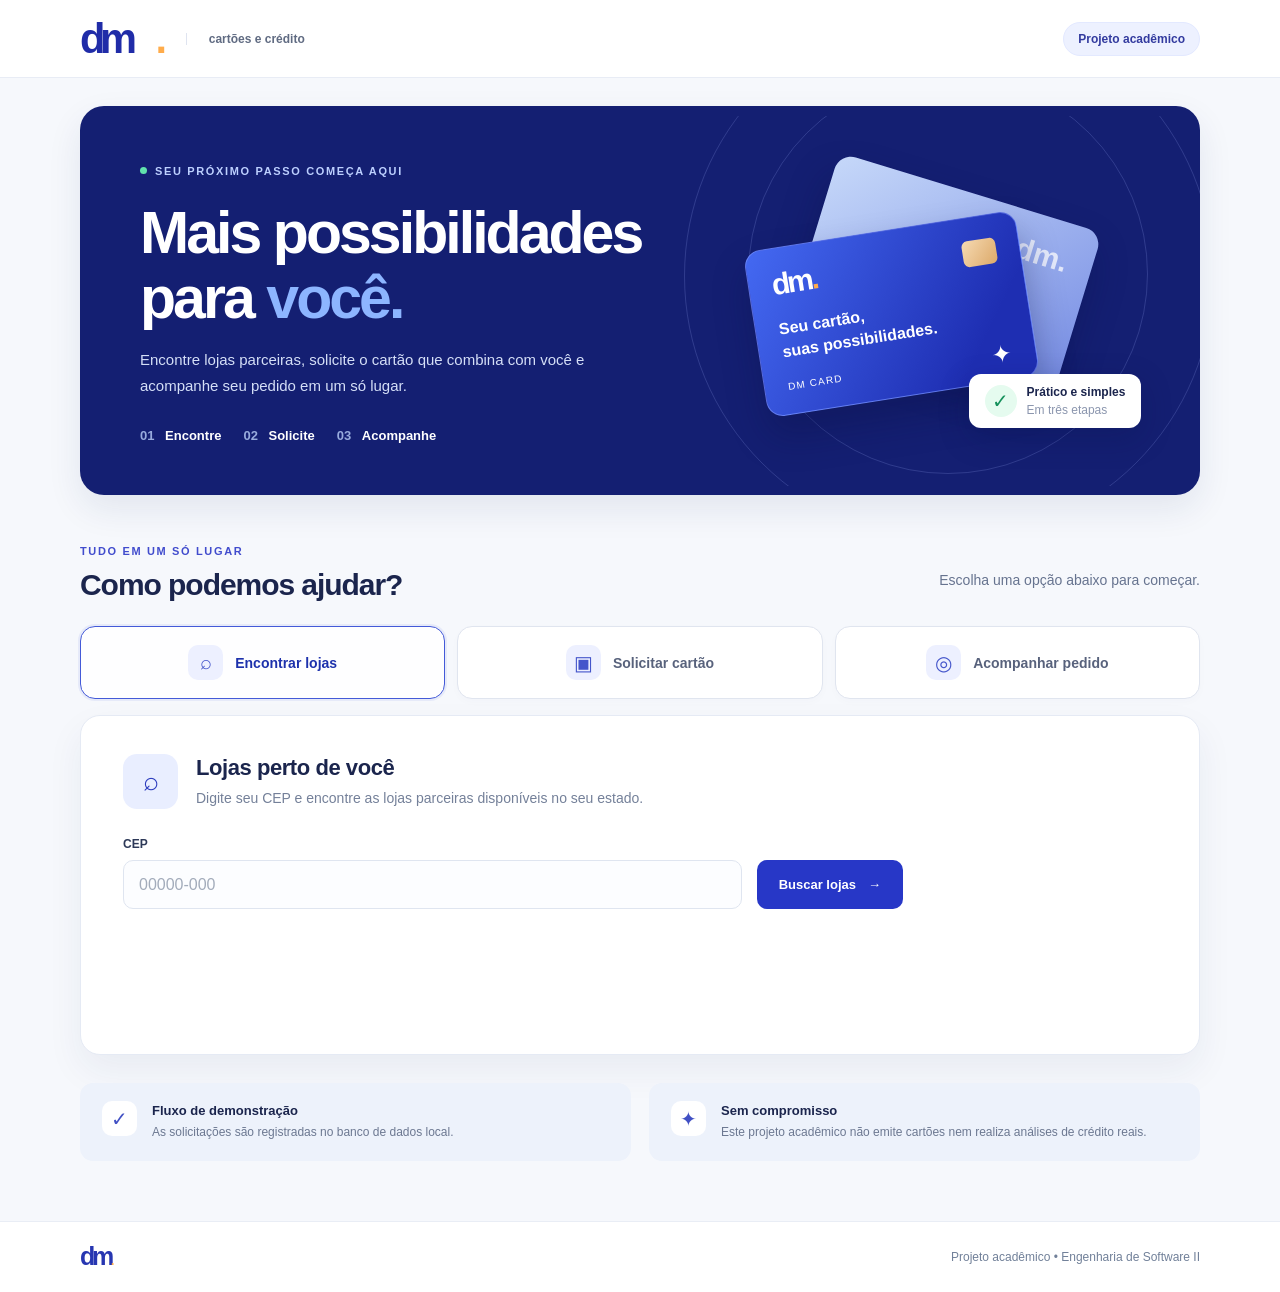
<file: atividade03/index.html>
<!doctype html>
<html lang="pt-BR">
<head>
  <meta charset="UTF-8">
  <meta name="viewport" content="width=device-width, initial-scale=1">
  <meta name="theme-color" content="#192184">
  <title>DM Card | Solicitação de cartões</title>
  <link rel="stylesheet" href="style.css">
</head>
<body>
  <header class="barra">
    <div class="container barra__conteudo">
      <a href="#inicio" class="marca" aria-label="DM Card, início">dm<span>.</span><small>cartões e crédito</small></a>
      <span class="etiqueta-topo">Projeto acadêmico</span>
    </div>
  </header>

  <main id="inicio" class="container">
    <section class="hero">
      <div class="hero__texto">
        <span class="sobretitulo"><span class="ponto"></span> SEU PRÓXIMO PASSO COMEÇA AQUI</span>
        <h1>Mais possibilidades para <em>você.</em></h1>
        <p>Encontre lojas parceiras, solicite o cartão que combina com você e acompanhe seu pedido em um só lugar.</p>
        <div class="hero__dados"><span>01 <strong>Encontre</strong></span><span>02 <strong>Solicite</strong></span><span>03 <strong>Acompanhe</strong></span></div>
      </div>
      <div class="hero__visual" aria-hidden="true">
        <div class="orbita orbita--um"></div><div class="orbita orbita--dois"></div>
        <div class="cartao cartao--atras"><span>dm.</span></div>
        <div class="cartao cartao--frente"><div class="cartao__topo"><span>dm<span>.</span></span><div class="chip"></div></div><div class="cartao__meio">Seu cartão,<br>suas possibilidades.</div><div class="cartao__baixo"><span>DM CARD</span><span class="simbolo">✦</span></div></div>
        <div class="hero__flutuante"><span>✓</span><div><strong>Prático e simples</strong><small>Em três etapas</small></div></div>
      </div>
    </section>

    <section class="aplicacao" aria-labelledby="titulo-funcoes">
      <div class="aplicacao__cabecalho"><div><span class="sobretitulo azul">TUDO EM UM SÓ LUGAR</span><h2 id="titulo-funcoes">Como podemos ajudar?</h2></div><p>Escolha uma opção abaixo para começar.</p></div>
      <div class="abas" role="tablist" aria-label="Funcionalidades">
        <button type="button" class="aba ativa" data-aba="lojas" role="tab" aria-selected="true" aria-controls="painel-lojas"><span class="aba__icone">⌕</span><span>Encontrar lojas</span></button>
        <button type="button" class="aba" data-aba="solicitar" role="tab" aria-selected="false" aria-controls="painel-solicitar" tabindex="-1"><span class="aba__icone">▣</span><span>Solicitar cartão</span></button>
        <button type="button" class="aba" data-aba="acompanhar" role="tab" aria-selected="false" aria-controls="painel-acompanhar" tabindex="-1"><span class="aba__icone">◎</span><span>Acompanhar pedido</span></button>
      </div>
      <div class="painel" id="painel-lojas" role="tabpanel">
        <div class="painel__intro"><div class="bloco-icone">⌕</div><div><h3>Lojas perto de você</h3><p>Digite seu CEP e encontre as lojas parceiras disponíveis no seu estado.</p></div></div>
        <form id="form-lojas" class="consulta-linha"><div class="campo"><label for="cep-busca">CEP</label><input id="cep-busca" name="cep" inputmode="numeric" autocomplete="postal-code" maxlength="9" placeholder="00000-000" required></div><button class="botao" type="submit">Buscar lojas <span aria-hidden="true">→</span></button></form>
        <div id="retorno-lojas" class="retorno" role="status" aria-live="polite"></div>
        <div id="lista-lojas" class="lista-lojas"></div>
      </div>
      <div class="painel" id="painel-solicitar" role="tabpanel" hidden>
        <div class="painel__intro"><div class="bloco-icone">▣</div><div><h3>Solicite seu cartão</h3><p>Preencha os dados e acompanhe o andamento da sua solicitação.</p></div></div>
        <form id="form-pedido">
          <div class="grade-formulario">
            <div class="campo campo--completo"><label for="nome">Nome completo</label><input id="nome" name="nome" required minlength="3" maxlength="100" autocomplete="name" placeholder="Seu nome completo"></div>
            <div class="campo"><label for="cpf">CPF</label><input id="cpf" name="cpf" inputmode="numeric" maxlength="14" required placeholder="000.000.000-00"></div>
            <div class="campo"><label for="telefone">Telefone com DDD</label><input id="telefone" name="telefone" inputmode="tel" maxlength="15" required placeholder="(12) 99999-9999"></div>
            <div class="campo campo--completo"><label for="email">E-mail</label><input id="email" name="email" type="email" required autocomplete="email" placeholder="voce@exemplo.com"></div>
            <div class="campo"><label for="cep-pedido">CEP</label><input id="cep-pedido" name="cep" inputmode="numeric" maxlength="9" required placeholder="00000-000"></div>
            <div class="campo"><label for="cartao">Tipo de cartão</label><select id="cartao" name="cartao" required><option value="">Escolha seu cartão</option><option value="DM">Cartão DM</option><option value="LOJA_FISICA">Cartão Loja Física</option><option value="LOJA_DIGITAL">Cartão Loja Digital</option></select></div>
            <div id="campo-loja" class="campo campo--completo" hidden><label for="loja">Loja parceira</label><div class="loja-seletor"><select id="loja" name="loja_id"><option value="">Consulte as lojas pelo CEP</option></select><button id="buscar-lojas-pedido" class="botao botao--claro" type="button">Buscar</button></div><small id="ajuda-loja">Escolha uma loja do mesmo estado do CEP.</small></div>
          </div>
          <button id="enviar-pedido" type="submit" class="botao botao--grande">Enviar solicitação <span aria-hidden="true">→</span></button>
        </form>
        <div id="retorno-pedido" class="retorno" role="status" aria-live="polite"></div>
        <div id="comprovante" class="comprovante" hidden></div>
      </div>
      <div class="painel" id="painel-acompanhar" role="tabpanel" hidden>
        <div class="painel__intro"><div class="bloco-icone">◎</div><div><h3>Acompanhe sua solicitação</h3><p>Consulte os pedidos registrados usando o CPF informado no cadastro.</p></div></div>
        <form id="form-acompanhar" class="consulta-linha"><div class="campo"><label for="cpf-busca">CPF</label><input id="cpf-busca" name="cpf" inputmode="numeric" maxlength="14" placeholder="000.000.000-00" required></div><button type="submit" class="botao">Consultar pedidos <span aria-hidden="true">→</span></button></form>
        <div id="retorno-consulta" class="retorno" role="status" aria-live="polite"></div>
        <div id="lista-pedidos" class="lista-pedidos"></div>
      </div>
    </section>

    <section class="notas"><div><span class="notas__icone">✓</span><div><strong>Fluxo de demonstração</strong><p>As solicitações são registradas no banco de dados local.</p></div></div><div><span class="notas__icone">✦</span><div><strong>Sem compromisso</strong><p>Este projeto acadêmico não emite cartões nem realiza análises de crédito reais.</p></div></div></section>
  </main>
  <footer class="rodape"><div class="container"><strong>dm<span>.</span></strong><span>Projeto acadêmico • Engenharia de Software II</span></div></footer>
  <script src="app.js" defer></script>
</body>
</html>
</file>
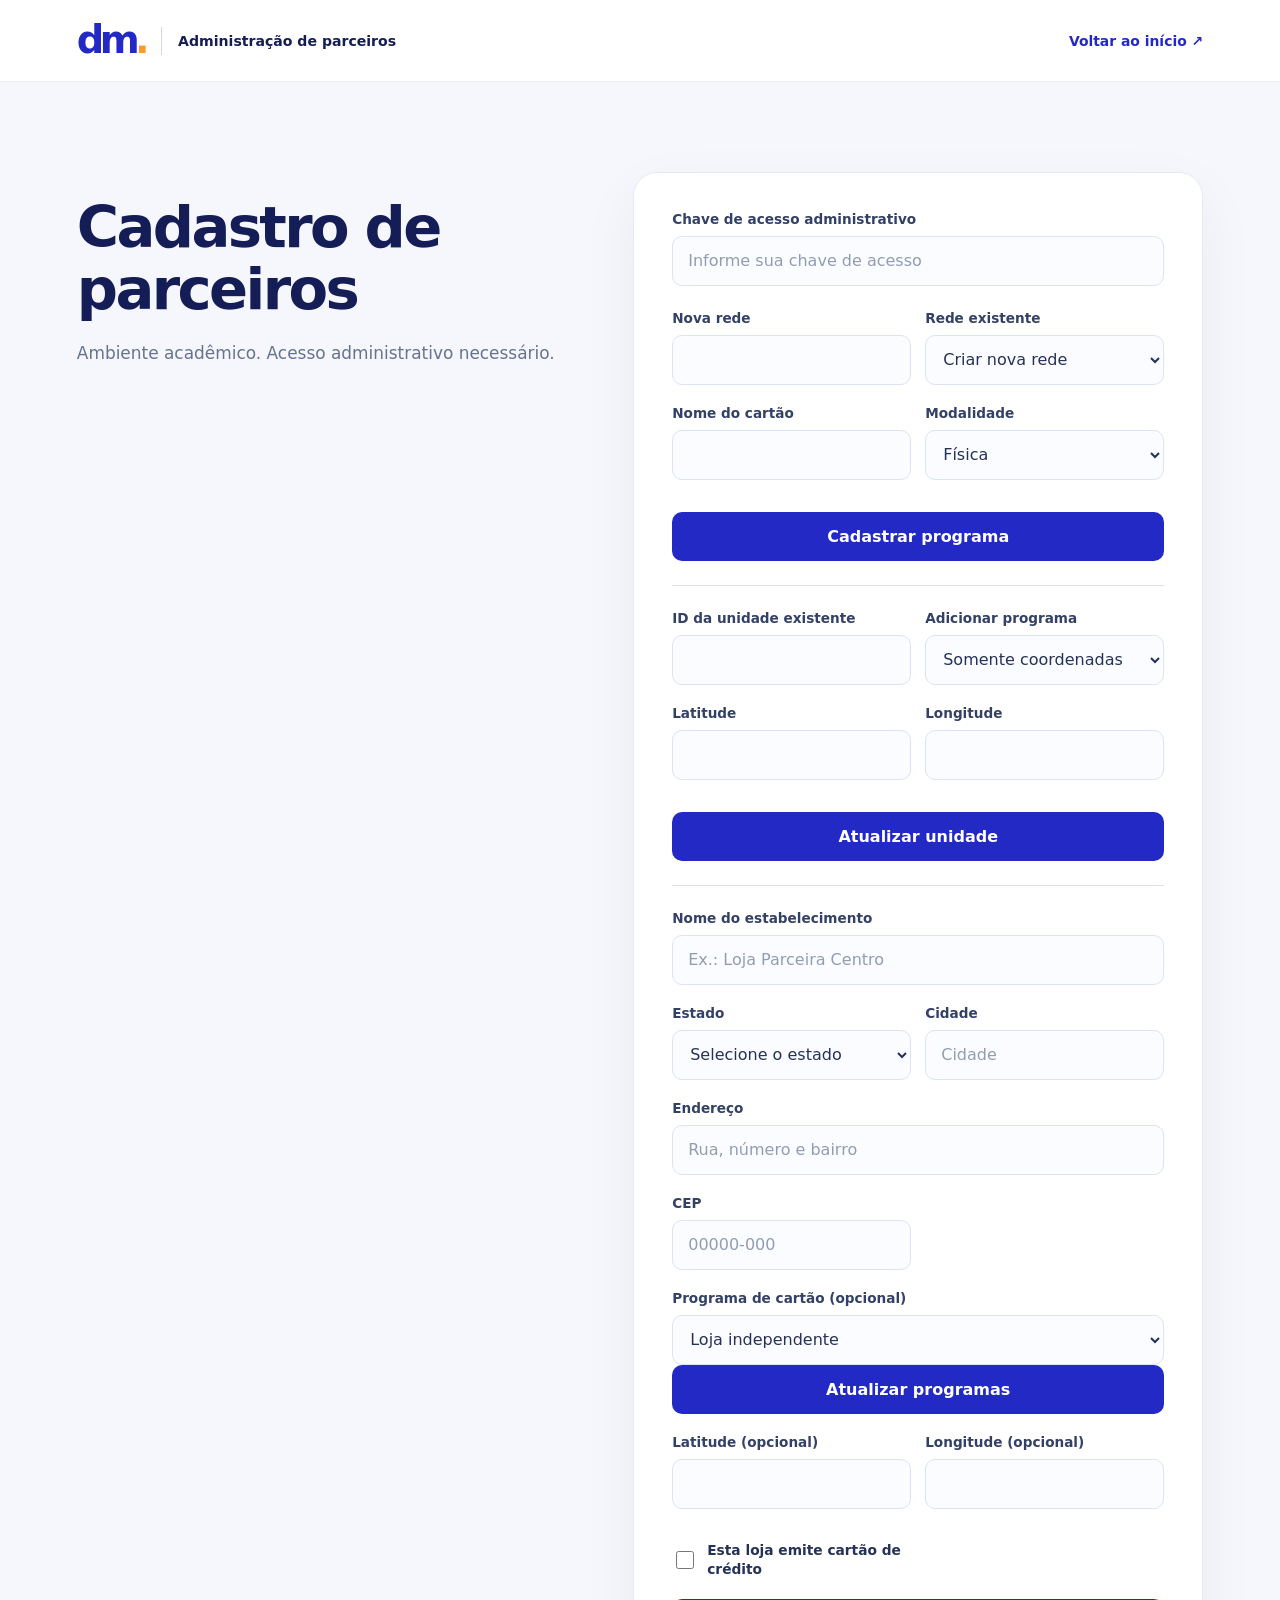
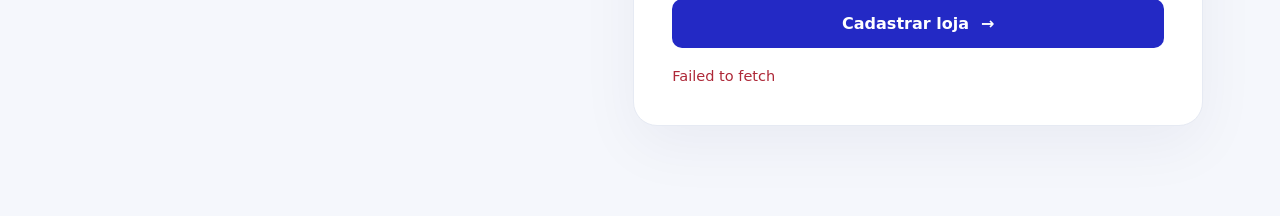
<file: frontend/admin-parceiros.html>
<!DOCTYPE html>
<html lang="pt-BR">
<head>
  <meta charset="UTF-8">
  <meta name="viewport" content="width=device-width, initial-scale=1.0">
  <meta name="theme-color" content="#2329c5">
  <title>Cadastro de parceiros | DM</title>
  <link rel="stylesheet" href="css/parceiro.css">
  <link rel="stylesheet" href="css/admin-parceiros.css">
</head>
<body>
  <header class="topbar">
    <a class="marca" href="index.html" aria-label="DM — voltar para o início">
      <span class="marca__logo">dm<span>.</span></span>
      <span class="marca__divisor" aria-hidden="true"></span>
      <span class="marca__nome">Administração de parceiros</span>
    </a>
    <a class="voltar" href="index.html">Voltar ao início <span aria-hidden="true">↗</span></a>
  </header>

  <div class="pagina pagina--admin">
    <aside class="apresentacao"><h1>Cadastro de parceiros</h1><p>Ambiente acadêmico. Acesso administrativo necessário.</p></aside>

    <main class="painel-principal painel-principal--admin">
      

      <div class="campo">
        <label for="token-admin">Chave de acesso administrativo</label>
        <input id="token-admin" type="password" autocomplete="off" required placeholder="Informe sua chave de acesso">
      </div>

      <form id="programa-form">
        <div class="admin-grid">
          <div class="campo"><label for="rede-nome">Nova rede</label><input id="rede-nome" maxlength="120"></div>
          <div class="campo"><label for="rede-id">Rede existente</label><select id="rede-id"><option value="">Criar nova rede</option></select></div>
          <div class="campo"><label for="programa-nome">Nome do cartão</label><input id="programa-nome" required maxlength="120"></div>
          <div class="campo"><label for="programa-modalidade">Modalidade</label><select id="programa-modalidade"><option value="LOJA_FISICA">Física</option><option value="LOJA_DIGITAL">Digital</option></select></div>
        </div>
        <button type="submit" class="btn-primario">Cadastrar programa</button>
      </form>
      <form id="vinculo-form">
        <div class="admin-grid">
          <div class="campo"><label for="unidade-existente">ID da unidade existente</label><input id="unidade-existente" name="loja_id" type="number" min="1" required></div>
          <div class="campo"><label for="programa-existente">Adicionar programa</label><select id="programa-existente" name="programa_id"><option value="">Somente coordenadas</option></select></div>
          <div class="campo"><label for="lat-existente">Latitude</label><input id="lat-existente" name="latitude" type="number" step="any" min="-90" max="90"></div>
          <div class="campo"><label for="lon-existente">Longitude</label><input id="lon-existente" name="longitude" type="number" step="any" min="-180" max="180"></div>
        </div>
        <button class="btn-primario" type="submit">Atualizar unidade</button>
      </form>
      <form id="loja-form">
        <div class="admin-grid">
          <div class="campo admin-grid__completo">
            <label for="loja-nome">Nome do estabelecimento</label>
            <input id="loja-nome" name="nome" required minlength="3" maxlength="120" placeholder="Ex.: Loja Parceira Centro">
          </div>
          <div class="campo">
            <label for="loja-estado">Estado</label>
            <select id="loja-estado" name="estado" required>
              <option value="">Selecione o estado</option>
              <option>AC</option><option>AL</option><option>AP</option><option>AM</option><option>BA</option><option>CE</option><option>DF</option><option>ES</option><option>GO</option><option>MA</option><option>MT</option><option>MS</option><option>MG</option><option>PA</option><option>PB</option><option>PR</option><option>PE</option><option>PI</option><option>RJ</option><option>RN</option><option>RS</option><option>RO</option><option>RR</option><option>SC</option><option>SP</option><option>SE</option><option>TO</option>
            </select>
          </div>
          <div class="campo">
            <label for="loja-cidade">Cidade</label>
            <input id="loja-cidade" name="cidade" required minlength="2" maxlength="100" placeholder="Cidade">
          </div>
          <div class="campo admin-grid__completo">
            <label for="loja-endereco">Endereço</label>
            <input id="loja-endereco" name="endereco" required minlength="5" maxlength="180" placeholder="Rua, número e bairro">
          </div>
          <div class="campo">
            <label for="loja-cep">CEP</label>
            <input id="loja-cep" name="cep" required inputmode="numeric" maxlength="9" placeholder="00000-000">
          </div>
          <div class="campo admin-grid__completo"><label for="loja-programa">Programa de cartão (opcional)</label><select id="loja-programa" name="programa_id"><option value="">Loja independente</option></select><button id="carregar-programas" type="button" class="btn-primario">Atualizar programas</button></div>
          <div class="campo"><label for="latitude">Latitude (opcional)</label><input id="latitude" name="latitude" type="number" step="any" min="-90" max="90"></div>
          <div class="campo"><label for="longitude">Longitude (opcional)</label><input id="longitude" name="longitude" type="number" step="any" min="-180" max="180"></div>
          <label class="admin-checkbox"><input type="checkbox" name="emite_cartao_credito"><span>Esta loja emite cartão de crédito</span></label>
        </div>
        <button type="submit" class="btn-primario" id="cadastrar-loja">Cadastrar loja <span aria-hidden="true">→</span></button>
      </form>

      <div id="loja-criada" class="registro-ok" role="status" aria-live="polite" hidden></div>

      <section id="acesso-parceiro" class="acesso-parceiro" aria-labelledby="acesso-titulo" hidden>
        <h2 id="acesso-titulo">Criar acesso da loja</h2>
        <form id="conta-form">
          <div class="campo">
            <label for="conta-email">E-mail do responsável</label>
            <input id="conta-email" type="email" autocomplete="off" required placeholder="responsavel@loja.com">
          </div>
          <div class="campo">
            <label for="conta-senha">Senha inicial</label>
            <input id="conta-senha" type="password" minlength="8" autocomplete="new-password" required placeholder="Pelo menos 8 caracteres">
          </div>
          <button type="submit" class="btn-primario" id="cadastrar-conta">Criar acesso <span aria-hidden="true">→</span></button>
        </form>
      </section>

      <div id="admin-mensagem" class="mensagem" role="status" aria-live="polite"></div>
    </main>
  </div>

  <script src="js/api-config.js"></script>
  <script src="js/admin-parceiros.js"></script>
</body>
</html>
</file>
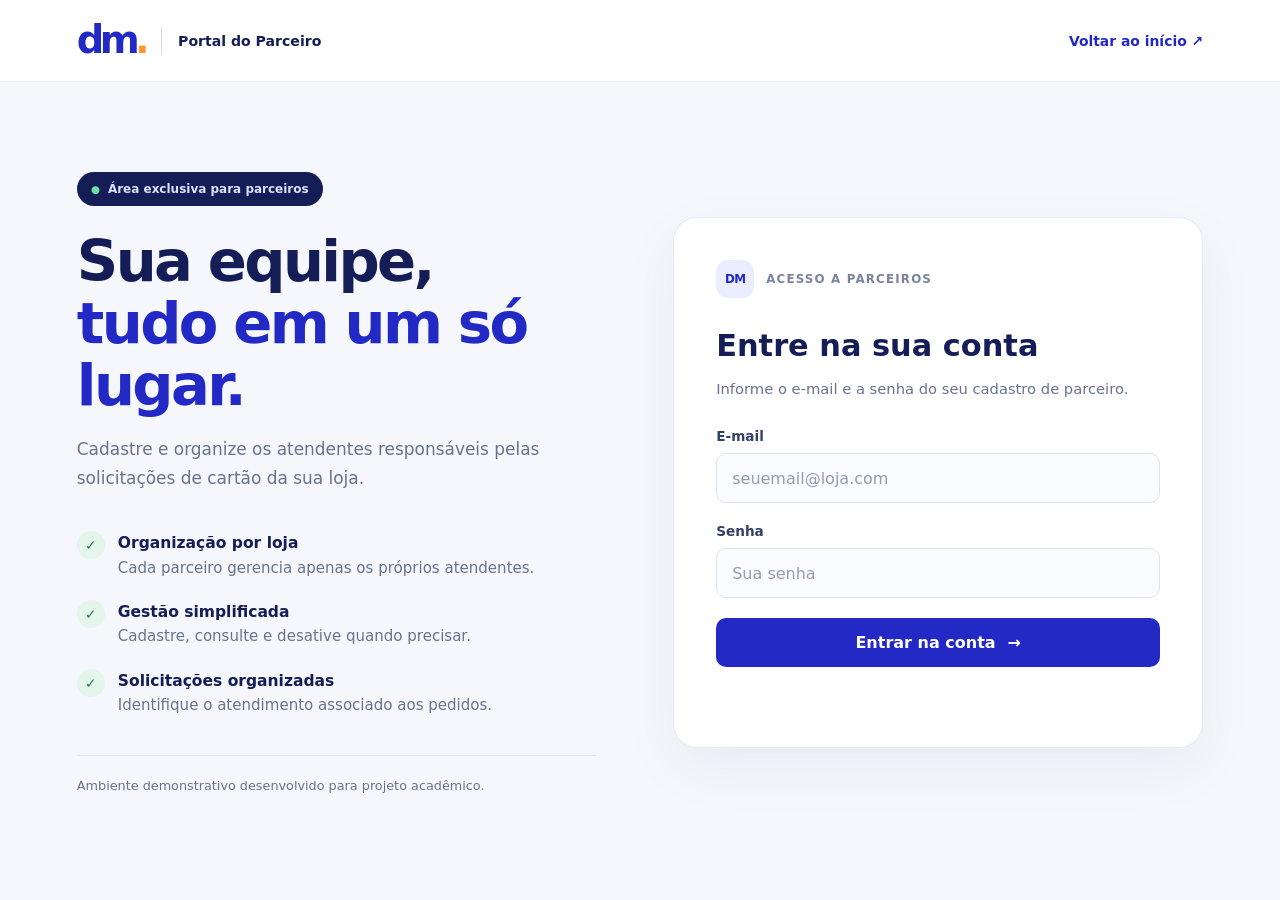
<file: frontend/parceiro.html>
<!DOCTYPE html>
<html lang="pt-BR">
<head>
  <meta charset="UTF-8">
  <meta name="viewport" content="width=device-width, initial-scale=1.0">
  <meta name="theme-color" content="#2329c5">
  <meta name="description" content="Área de parceiros da demonstração acadêmica DM.">
  <title>Área do Parceiro | DM</title>
  <link rel="stylesheet" href="css/parceiro.css">
</head>
<body>
  <header class="topbar">
    <a class="marca" href="index.html" aria-label="DM — voltar para a página inicial">
      <span class="marca__logo">dm<span>.</span></span>
      <span class="marca__divisor" aria-hidden="true"></span>
      <span class="marca__nome">Portal do Parceiro</span>
    </a>
    <a class="voltar" href="index.html">Voltar ao início <span aria-hidden="true">↗</span></a>
  </header>

  <div class="pagina">
    <aside class="apresentacao" aria-labelledby="apresentacao-titulo">
      <span class="etiqueta"><span aria-hidden="true">●</span> Área exclusiva para parceiros</span>
      <h1 id="apresentacao-titulo">Sua equipe,<br><span>tudo em um só lugar.</span></h1>
      <p>Cadastre e organize os atendentes responsáveis pelas solicitações de cartão da sua loja.</p>
      <div class="vantagens">
        <div><span aria-hidden="true">✓</span><p><strong>Organização por loja</strong> Cada parceiro gerencia apenas os próprios atendentes.</p></div>
        <div><span aria-hidden="true">✓</span><p><strong>Gestão simplificada</strong> Cadastre, consulte e desative quando precisar.</p></div>
        <div><span aria-hidden="true">✓</span><p><strong>Solicitações organizadas</strong> Identifique o atendimento associado aos pedidos.</p></div>
      </div>
      <div class="aviso-projeto">Ambiente demonstrativo desenvolvido para projeto acadêmico.</div>
    </aside>

    <main class="painel-principal">
      <div class="painel-principal__topo">
        <span class="painel-principal__icone" aria-hidden="true">DM</span>
        <span>ACESSO A PARCEIROS</span>
      </div>

      <section id="login" aria-labelledby="login-titulo">
        <h2 id="login-titulo">Entre na sua conta</h2>
        <p class="descricao">Informe o e-mail e a senha do seu cadastro de parceiro.</p>
        <form id="login-form">
          <div class="campo">
            <label for="email">E-mail</label>
            <input id="email" type="email" required autocomplete="username" placeholder="seuemail@loja.com">
          </div>
          <div class="campo">
            <label for="senha">Senha</label>
            <input id="senha" type="password" required autocomplete="current-password" placeholder="Sua senha">
          </div>
          <button type="submit" class="btn-primario">Entrar na conta <span aria-hidden="true">→</span></button>
        </form>
      </section>

      <section id="painel" aria-labelledby="painel-titulo" hidden>
        <div class="painel__cabecalho">
          <div><span class="painel__etiqueta">SUA EQUIPE</span><h2 id="painel-titulo">Meus contribuidores</h2></div>
          <button id="sair" class="secundario" type="button">Sair da conta</button>
        </div>
        <p id="dados-loja" class="dados-loja"></p>

        <div class="bloco">
          <h3>Cadastrar atendente</h3>
          <p class="descricao">Adicione um nome para facilitar a atribuição das solicitações.</p>
          <form id="contribuidor-form">
            <div class="campo">
              <label for="nome-contribuidor">Nome completo</label>
              <input id="nome-contribuidor" type="text" minlength="3" maxlength="100" required autocomplete="off" placeholder="Nome do atendente">
            </div>
            <button type="submit" class="btn-primario">Cadastrar contribuidor <span aria-hidden="true">+</span></button>
          </form>
        </div>

        <div class="bloco bloco--lista">
          <div class="lista__cabecalho"><h3>Contribuidores cadastrados</h3><span class="lista__selo">Sua loja</span></div>
          <div id="lista-contribuidores" aria-live="polite"></div>
        </div>
      </section>

      <div id="mensagem" class="mensagem" role="status" aria-live="polite"></div>
    </main>
  </div>

  <script src="js/api-config.js"></script>
  <script src="js/parceiro.js"></script>
</body>
</html>
</file>
<file: atividade03/style.css>
:root{font-family:Inter,"Segoe UI",Arial,sans-serif;color:#1b254d;background:#f6f8fc;font-synthesis:none}*{box-sizing:border-box}body{margin:0}button,input,select{font:inherit}button{cursor:pointer}button:disabled{cursor:wait;opacity:.65}a{text-decoration:none;color:inherit}[hidden]{display:none!important}:focus-visible{outline:3px solid #91adff;outline-offset:3px}.container{width:min(1120px,calc(100% - 48px));margin:auto}.barra{height:78px;background:#fff;border-bottom:1px solid #e8ecf5}.barra__conteudo{height:100%;display:flex;justify-content:space-between;align-items:center}.marca{display:flex;align-items:center;gap:24px;color:#202ca8;font-size:2.6rem;font-weight:900;letter-spacing:-.13em;line-height:1}.marca>span,.rodape strong span,.cartao__topo span span{color:#ffac4b}.marca small{font-size:12px;color:#606b82;letter-spacing:0;font-weight:600;padding-left:22px;border-left:1px solid #dfe4f0}.etiqueta-topo{background:#edf1ff;border:1px solid #e3e9ff;border-radius:99px;padding:9px 14px;font-size:12px;color:#333b9f;font-weight:700}.hero{background:#141f72;min-height:370px;margin:28px 0 46px;border-radius:24px;position:relative;overflow:hidden;display:grid;grid-template-columns:1.06fr .94fr;align-items:center;box-shadow:0 14px 35px #15286717}.hero__texto{padding:54px 22px 52px 60px;position:relative;z-index:2}.sobretitulo{font-size:11px;letter-spacing:.15em;font-weight:800;color:#bdd0ff;display:inline-flex;align-items:center;gap:8px}.ponto{background:#61e2ad;width:7px;height:7px;border-radius:50%}.hero h1{font-size:clamp(35px,4.7vw,59px);line-height:1.1;color:white;letter-spacing:-.05em;margin:23px 0 16px;max-width:570px}.hero h1 em{font-style:normal;color:#8db5ff}.hero__texto>p{color:#d5dff7;line-height:1.72;font-size:15px;max-width:460px}.hero__dados{display:flex;gap:22px;margin-top:30px}.hero__dados>span{color:#98abdd;font-size:13px;font-weight:800}.hero__dados strong{margin-left:7px;color:white;font-weight:650}.hero__visual{height:370px;position:relative;overflow:hidden}.orbita{position:absolute;border:1px solid #a4b4ff32;border-radius:50%;width:530px;height:530px;top:-105px;left:10px}.orbita--dois{width:400px;height:400px;top:-42px;left:74px}.cartao{width:275px;height:168px;border-radius:17px;position:absolute;box-shadow:0 20px 35px #0b124859}.cartao--atras{background:linear-gradient(135deg,#c6d8f9,#778de4);transform:rotate(17deg);left:135px;top:73px}.cartao--atras>span{color:#ffffffbb;position:absolute;top:22px;right:25px;font-weight:900;font-size:30px}.cartao--frente{left:80px;top:114px;background:linear-gradient(125deg,#4469f2,#1e2eb2 80%);transform:rotate(-9deg);padding:19px 23px;color:white;display:flex;flex-direction:column;justify-content:space-between;border:1px solid #879dff88}.cartao__topo{display:flex;justify-content:space-between;align-items:center;font-size:30px;font-weight:900;letter-spacing:-.1em}.chip{width:34px;height:26px;border-radius:6px;background:linear-gradient(130deg,#f6dab3,#dca969)}.cartao__meio{font-size:16px;font-weight:650;line-height:1.4}.cartao__baixo{display:flex;justify-content:space-between;font-size:10px;letter-spacing:.12em}.simbolo{font-size:24px;line-height:.6}.hero__flutuante{position:absolute;top:258px;left:295px;display:flex;align-items:center;gap:10px;padding:11px 16px;background:#fff;border-radius:12px;box-shadow:0 10px 30px #09134b40}.hero__flutuante>span{display:grid;place-items:center;background:#e5fbef;width:32px;height:32px;color:#15905b;border-radius:50%;font-size:20px;font-weight:800}.hero__flutuante strong,.hero__flutuante small{display:block;font-size:12px}.hero__flutuante small{color:#8b96ae;margin-top:4px}.aplicacao{margin-bottom:28px}.aplicacao__cabecalho{display:flex;justify-content:space-between;align-items:end;gap:18px;margin-bottom:24px}.azul{color:#414ccd}.aplicacao__cabecalho h2{font-size:30px;letter-spacing:-.035em;margin:9px 0 0}.aplicacao__cabecalho>p{color:#66738f;font-size:14px}.abas{display:grid;grid-template-columns:repeat(3,1fr);gap:12px;margin-bottom:16px}.aba{border:1px solid #e0e5ef;border-radius:15px;background:#fff;padding:18px 15px;display:flex;align-items:center;justify-content:center;gap:12px;font-size:14px;font-weight:750;color:#58627c;box-shadow:0 3px 9px #18246105;transition:.2s}.aba:hover{border-color:#8599e4}.aba.ativa{border-color:#445ad8;color:#1d31ac;box-shadow:0 0 0 2px #445ad817;background:#fefeff}.aba__icone{font-size:20px;display:grid;place-items:center;width:35px;height:35px;border-radius:10px;background:#edf0ff;color:#4556cb}.painel{padding:38px 42px;background:#fff;border:1px solid #e5eaf4;border-radius:20px;box-shadow:0 16px 36px #192c5810;min-height:340px}.painel__intro{display:flex;gap:18px;align-items:center;margin-bottom:28px}.bloco-icone{background:#e9eeff;color:#2c3cbe;display:grid;place-items:center;width:55px;height:55px;font-size:27px;border-radius:14px;flex:none}.painel__intro h3{margin:0 0 7px;font-size:22px;letter-spacing:-.02em}.painel__intro p{margin:0;color:#748099;font-size:14px;line-height:1.5}.consulta-linha{display:grid;grid-template-columns:1fr auto;align-items:end;gap:15px;max-width:780px}.campo{display:flex;flex-direction:column;gap:9px}.campo label{font-size:12px;font-weight:750;color:#2d3958}.campo input,.campo select{height:49px;border:1px solid #dfe5f0;border-radius:10px;background:#fcfdff;padding:0 15px;width:100%;color:#273456;min-width:0}.campo input::placeholder{color:#a3acbb}.campo input:focus,.campo select:focus{outline:2px solid #aebdff;border-color:#7487df}.campo small{font-size:12px;color:#7d879b}.botao{height:49px;padding:0 22px;border:0;border-radius:10px;background:#2737c7;color:#fff;font-size:13px;font-weight:800;display:inline-flex;align-items:center;gap:12px;justify-content:center;white-space:nowrap;transition:.2s}.botao:hover{background:#18259c}.botao--claro{background:#edf1ff;color:#2539aa}.botao--claro:hover{background:#dce4ff}.botao--grande{margin-top:24px;width:100%;max-width:310px}.retorno{margin-top:16px;font-size:13px;line-height:1.6;color:#536182}.retorno[data-estado=erro]{color:#b42335}.retorno[data-estado=ok]{color:#17764d}.lista-lojas,.lista-pedidos{display:grid;grid-template-columns:repeat(2,minmax(0,1fr));gap:13px;margin-top:23px}.item{border:1px solid #e5eaf3;background:#fcfdff;border-radius:13px;padding:19px;min-width:0}.item__topo{display:flex;gap:10px;align-items:center;justify-content:space-between}.item h4{margin:0;font-size:15px;overflow-wrap:anywhere}.item__local{font-size:12px;font-weight:800;color:#4258c1;background:#edf0ff;padding:6px 9px;border-radius:99px;white-space:nowrap}.item p{margin:10px 0;font-size:12px;color:#6e7a94;line-height:1.6}.item__acao{display:inline-block;border:1px solid #aab7ef;color:#283ac4;background:white;border-radius:8px;padding:9px 12px;font-size:12px;font-weight:800;margin-top:5px}.item__acao:hover{background:#edf1ff}.grade-formulario{display:grid;grid-template-columns:repeat(2,minmax(0,1fr));gap:19px}.campo--completo{grid-column:1/-1}.loja-seletor{display:flex;gap:10px}.comprovante{background:#f0fbf5;border:1px solid #bce4cc;border-radius:13px;padding:22px;margin-top:18px}.comprovante h4{margin:0 0 8px;color:#166d41;font-size:18px}.comprovante p{margin:6px 0;color:#3b6953;line-height:1.5;font-size:13px}.comprovante button{margin-top:12px}.status{color:#176c42;font-size:11px;font-weight:800;background:#e7f9ec;padding:7px 10px;border-radius:99px}.item__data{font-size:11px;color:#8894aa}.notas{display:grid;grid-template-columns:1fr 1fr;gap:18px;margin:24px 0 60px}.notas>div{display:flex;gap:15px;background:#edf2fb;border-radius:13px;padding:18px 22px}.notas__icone{width:35px;height:35px;background:white;border-radius:10px;color:#4150c4;font-size:20px;display:grid;place-items:center;flex:none}.notas strong{font-size:13px}.notas p{margin:4px 0 0;font-size:12px;color:#6c7891;line-height:1.6}.rodape{background:#fff;border-top:1px solid #e9edf5}.rodape .container{min-height:70px;display:flex;justify-content:space-between;align-items:center;gap:20px}.rodape strong{font-size:25px;letter-spacing:-.13em;color:#2736b1}.rodape span{color:#718099;font-size:12px}@media(max-width:900px){.hero{grid-template-columns:1fr}.hero__texto{padding:42px 36px 10px}.hero__visual{height:250px}.cartao--atras{left:48%;top:15px}.cartao--frente{left:32%;top:58px}.hero__flutuante{left:64%;top:155px}.orbita{top:-190px;left:30%}.orbita--dois{top:-130px;left:38%}.hero h1{max-width:650px}.aplicacao__cabecalho{align-items:start}}@media(max-width:630px){.container{width:min(100% - 28px,1120px)}.barra{height:70px}.marca{font-size:35px}.marca small{font-size:10px;padding-left:12px;margin-left:-8px}.etiqueta-topo{font-size:10px;padding:8px}.hero{margin:16px 0 32px;border-radius:17px}.hero__texto{padding:35px 23px 0}.hero h1{font-size:37px;margin:17px 0}.hero__texto>p{font-size:13px}.hero__dados{gap:10px;flex-wrap:wrap;margin-top:21px}.hero__dados>span{font-size:11px}.hero__visual{height:220px}.cartao--atras{left:39%;transform:scale(.76) rotate(17deg);top:2px}.cartao--frente{left:9%;transform:scale(.78) rotate(-9deg);top:40px}.hero__flutuante{left:52%;top:162px;padding:8px;transform:scale(.8);transform-origin:left top}.aplicacao__cabecalho{display:block}.aplicacao__cabecalho h2{font-size:24px}.abas{gap:6px}.aba{padding:12px 6px;flex-direction:column;gap:7px;font-size:10px;text-align:center;border-radius:11px}.aba__icone{width:29px;height:29px;font-size:18px}.painel{padding:26px 19px;border-radius:16px}.painel__intro{gap:12px}.bloco-icone{height:43px;width:43px;font-size:21px}.painel__intro h3{font-size:18px}.painel__intro p{font-size:12px}.consulta-linha,.grade-formulario{grid-template-columns:1fr;gap:15px}.campo--completo{grid-column:auto}.consulta-linha .botao,.botao--grande{max-width:none;width:100%}.lista-lojas,.lista-pedidos,.notas{grid-template-columns:1fr}.loja-seletor{flex-direction:column}.rodape .container{flex-wrap:wrap;padding-block:17px}}@media(prefers-reduced-motion:reduce){*{scroll-behavior:auto!important;transition:none!important}}
</file>
<file: frontend/css/parceiro.css>
:root {
  color-scheme: light;
  --azul: #2329c5;
  --azul-escuro: #141d56;
  --texto: #263158;
  --suave: #67738e;
  --borda: #dce3f2;
}

* { box-sizing: border-box; }

body {
  margin: 0;
  min-height: 100vh;
  font-family: Inter, system-ui, -apple-system, "Segoe UI", sans-serif;
  color: var(--texto);
  background: #f5f7fc;
}

button, input { font: inherit; }

button { cursor: pointer; }

button:disabled { cursor: not-allowed; opacity: .6; }

a { color: inherit; text-decoration: none; }

[hidden] { display: none !important; }

:focus-visible { outline: 3px solid #8ca3ff; outline-offset: 3px; }

.topbar {
  display: flex;
  justify-content: space-between;
  align-items: center;
  gap: 20px;
  min-height: 82px;
  padding: 18px clamp(22px, 6vw, 90px);
  background: #fff;
  border-bottom: 1px solid #ebedf5;
}

.marca { display: flex; align-items: center; gap: 16px; }
.marca__logo { font-size: 2.4rem; font-weight: 900; letter-spacing: -.12em; color: var(--azul); line-height: 1; }
.marca__logo span { color: #ff9a31; }
.marca__divisor { width: 1px; height: 28px; background: #d3d8e8; }
.marca__nome { font-size: .88rem; font-weight: 700; color: var(--azul-escuro); }
.voltar { color: var(--azul); font-weight: 700; font-size: .87rem; }
.voltar:hover { text-decoration: underline; }

.pagina {
  display: grid;
  grid-template-columns: minmax(0, 1fr) minmax(400px, 530px);
  gap: clamp(36px, 6vw, 100px);
  align-items: center;
  max-width: 1320px;
  margin: 0 auto;
  padding: clamp(44px, 7vw, 100px) clamp(22px, 6vw, 90px);
}

.apresentacao { max-width: 570px; }

.etiqueta {
  display: inline-flex;
  align-items: center;
  gap: 8px;
  padding: 10px 14px;
  border-radius: 999px;
  color: #dce2ff;
  background: var(--azul-escuro);
  font-size: .75rem;
  font-weight: 700;
}

.etiqueta span { color: #70dba6; font-size: .65rem; }

.apresentacao h1 {
  margin: 25px 0 18px;
  font-size: clamp(2.4rem, 4.5vw, 4.6rem);
  line-height: 1.08;
  letter-spacing: -.045em;
  color: var(--azul-escuro);
}

.apresentacao h1 span { color: var(--azul); }

.apresentacao > p { font-size: 1.06rem; line-height: 1.7; color: var(--suave); }

.vantagens { display: grid; gap: 20px; margin: 38px 0; }

.vantagens > div { display: flex; gap: 13px; align-items: flex-start; }

.vantagens > div > span {
  display: grid;
  place-items: center;
  flex: 0 0 28px;
  width: 28px;
  height: 28px;
  background: #e4f5eb;
  border-radius: 50%;
  color: #237c4e;
  font-size: .85rem;
  font-weight: 800;
}

.vantagens p { margin: 0; color: var(--suave); font-size: .94rem; line-height: 1.6; }

.vantagens strong { display: block; color: var(--azul-escuro); font-size: .97rem; }

.aviso-projeto { padding-top: 22px; border-top: 1px solid var(--borda); color: var(--suave); font-size: .8rem; }

.painel-principal {
  min-width: 0;
  padding: clamp(22px, 4.5vw, 42px);
  border: 1px solid #e6eaf3;
  border-radius: 24px;
  background: #fff;
  box-shadow: 0 20px 60px #111c4b0d;
}

.painel-principal__topo { display: flex; gap: 12px; align-items: center; color: #7c849d; font-size: .74rem; font-weight: 800; letter-spacing: .1em; margin-bottom: 30px; }

.painel-principal__icone {
  display: grid;
  place-items: center;
  width: 38px;
  height: 38px;
  background: #eaedff;
  border-radius: 12px;
  color: var(--azul);
  letter-spacing: -.05em;
}

h2 { margin: 0 0 12px; font-size: clamp(1.5rem, 3vw, 1.9rem); line-height: 1.2; color: var(--azul-escuro); }
h3 { color: var(--azul-escuro); font-size: 1.03rem; margin: 0 0 8px; }
.descricao { color: var(--suave); font-size: .92rem; line-height: 1.6; margin: 0 0 28px; }
.campo { margin-bottom: 20px; }
.campo label { display: block; font-size: .85rem; font-weight: 700; color: #344166; margin-bottom: 9px; }
.campo input {
  width: 100%;
  height: 50px;
  padding: 0 15px;
  border: 1px solid var(--borda);
  border-radius: 10px;
  background: #fbfcff;
  color: var(--texto);
  transition: border-color .2s, box-shadow .2s;
}
.campo input::placeholder { color: #929cb2; }
.campo input:focus { border-color: #808cff; box-shadow: 0 0 0 3px #8892ff2e; outline: none; }
.btn-primario {
  width: 100%;
  display: inline-flex;
  justify-content: center;
  align-items: center;
  gap: 12px;
  min-height: 49px;
  border: 0;
  border-radius: 10px;
  padding: 12px 18px;
  background: var(--azul);
  color: #fff;
  font-weight: 750;
  transition: background .2s, transform .2s;
}
.btn-primario:hover:not(:disabled) { background: #141d9e; transform: translateY(-1px); }

.painel__cabecalho { display: flex; justify-content: space-between; align-items: start; gap: 20px; }
.painel__etiqueta { color: var(--azul); font-size: .71rem; font-weight: 800; letter-spacing: .08em; }
.painel__cabecalho h2 { margin-top: 7px; }
.dados-loja { padding: 13px 15px; margin: 12px 0 26px; border-radius: 10px; background: #f2f4ff; color: #4a5581; font-size: .85rem; overflow-wrap: anywhere; }
.secundario { background: #f1f3fb; color: #414f7c; border: 0; padding: 10px 13px; border-radius: 9px; font-weight: 700; }
.secundario:hover { background: #e4e7f8; }

.bloco { padding: 24px; border: 1px solid var(--borda); border-radius: 16px; margin-top: 18px; }
.bloco .descricao { margin-bottom: 20px; }
.bloco--lista { padding-bottom: 8px; }
.lista__cabecalho { display: flex; justify-content: space-between; align-items: center; gap: 12px; margin-bottom: 10px; }
.lista__selo { background: #eef0ff; color: #3a4fb3; border-radius: 999px; padding: 6px 9px; font-size: .7rem; font-weight: 750; }

.contribuidor { display: flex; justify-content: space-between; align-items: center; gap: 12px; padding: 16px 0; border-top: 1px solid #ebeff6; }
.contribuidor strong { display: block; font-size: .93rem; overflow-wrap: anywhere; }
.contribuidor p { color: var(--suave); font-size: .8rem; margin: 5px 0 0; }
.contribuidor button { flex: 0 0 auto; border-radius: 8px; padding: 9px 11px; font-size: .79rem; font-weight: 750; color: #fff; border: 0; }
.contribuidor .desativar { background: #b92c3b; }
.contribuidor .reativar { background: #17804b; }
.contribuidor .desativar:hover:not(:disabled) { background: #a62332; }
.contribuidor .reativar:hover:not(:disabled) { background: #12693e; }
.mensagem { margin-top: 17px; font-size: .91rem; line-height: 1.5; color: #ae2838; min-height: 1.4em; }
.mensagem.sucesso { color: #18724b; }

@media (max-width: 960px) {
  .pagina { grid-template-columns: 1fr; max-width: 740px; }
  .apresentacao { max-width: none; }
  .vantagens { grid-template-columns: repeat(3, minmax(0, 1fr)); gap: 16px; }
  .vantagens > div { display: block; }
  .vantagens > div > span { margin-bottom: 10px; }
}

@media (max-width: 640px) {
  .topbar { min-height: 72px; }
  .marca__nome { font-size: .78rem; }
  .voltar { font-size: .8rem; }
  .vantagens { grid-template-columns: 1fr; }
  .vantagens > div { display: flex; }
  .pagina { padding-top: 40px; gap: 30px; }
  .painel__cabecalho { align-items: flex-start; flex-wrap: wrap; }
  .bloco { padding: 18px; }
  .contribuidor { align-items: flex-start; flex-direction: column; }
  .contribuidor button { align-self: flex-start; }
}

@media (prefers-reduced-motion: reduce) {
  *, *::before, *::after { transition: none !important; }
}
</file>
<file: frontend/css/admin-parceiros.css>
.pagina--admin { grid-template-columns: minmax(0, 1fr) minmax(420px, 570px); align-items: start; }
.painel-principal--admin { padding: clamp(22px, 4vw, 38px); }
.etapa-admin { display: flex; align-items: flex-start; gap: 15px; margin-bottom: 25px; }
.etapa-admin > span { display: grid; place-items: center; flex: 0 0 38px; height: 38px; border-radius: 11px; background: #eceeff; color: #222dc7; font-size: .83rem; font-weight: 850; }
.etapa-admin h2 { margin: 0 0 7px; font-size: 1.45rem; }
.etapa-admin p { margin: 0; color: #64718c; line-height: 1.5; font-size: .86rem; }
.admin-grid { display: grid; grid-template-columns: repeat(2, minmax(0, 1fr)); column-gap: 14px; }
.admin-grid__completo { grid-column: 1 / -1; }
.admin-grid select { width: 100%; height: 50px; padding: 0 13px; border: 1px solid var(--borda); border-radius: 10px; background: #fbfcff; color: var(--texto); font: inherit; }
.admin-grid select:focus-visible { outline: 3px solid #8ca3ff; outline-offset: 2px; }
.admin-checkbox { display: flex; align-items: center; gap: 10px; padding: 12px 0 20px; line-height: 1.4; font-size: .86rem; font-weight: 600; }
.admin-checkbox input { width: 18px; height: 18px; accent-color: var(--azul); flex: 0 0 auto; }
.registro-ok { padding: 15px; background: #eaf8f0; border: 1px solid #bfe8d0; border-radius: 11px; color: #206b49; margin-top: 18px; font-size: .9rem; line-height: 1.5; }
.acesso-parceiro { margin-top: 28px; padding-top: 28px; border-top: 1px solid var(--borda); }
.acesso-parceiro .campo { margin-bottom: 18px; }
.painel-principal--admin .mensagem { min-height: 0; }
@media (max-width: 960px) { .pagina--admin { grid-template-columns: 1fr; } }
@media (max-width: 540px) { .admin-grid { grid-template-columns: 1fr; } .admin-grid__completo { grid-column: auto; } }

#programa-form, #vinculo-form, #loja-form { margin-top: 24px; }
#programa-form, #vinculo-form { padding-bottom: 24px; border-bottom: 1px solid #dce1ec; }
#programa-form .btn-primario, #vinculo-form .btn-primario { margin-top: 12px; }
</file>
